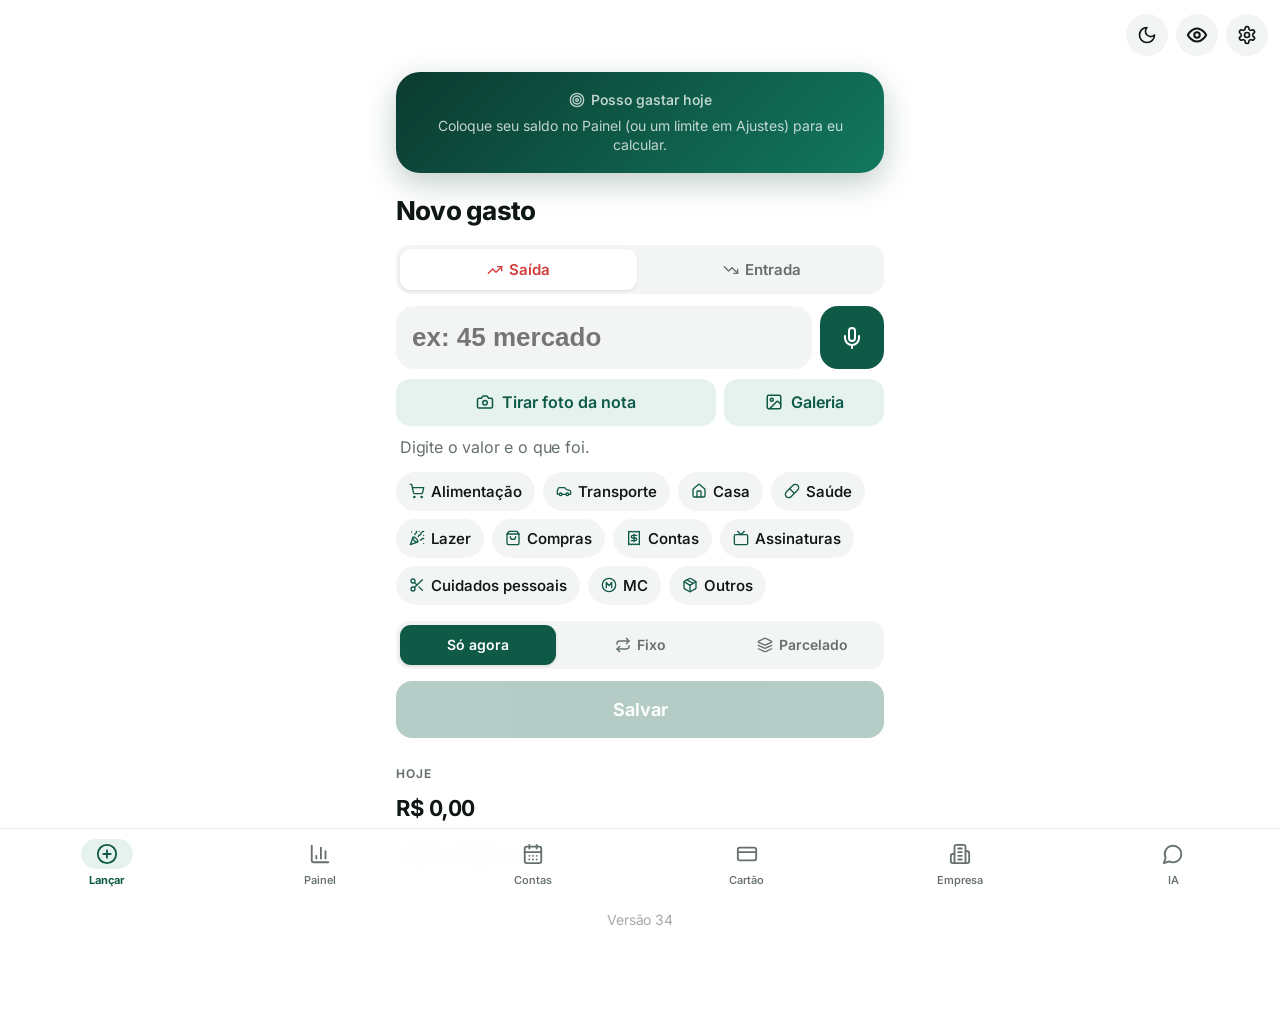
<file: index.html>
<!doctype html>
<html lang="pt-BR" data-theme="light">
<head>
  <meta charset="utf-8">
  <meta name="viewport" content="width=device-width, initial-scale=1, viewport-fit=cover">
  <title>Meus Gastos</title>
  <meta name="theme-color" content="#ffffff">
  <script>
    // Tema: claro por padrão. Só fica escuro se você escolher.
    try { if (localStorage.getItem('meus-gastos-tema') === 'dark') document.documentElement.dataset.theme = 'dark'; } catch (e) {}
  </script>
  <link rel="manifest" href="manifest.webmanifest">
  <link rel="icon" href="icons/cifrao-192.png">
  <link rel="apple-touch-icon" href="icons/cifrao-192.png">
  <link rel="stylesheet" href="style.css">
  <link rel="stylesheet" href="tema.css">
</head>
<body>
  <div class="botoes-topo">
    <button id="btn-tema" class="btn-tema" type="button" aria-label="Trocar tema claro/escuro">🌙</button>
    <button id="btn-olho" class="btn-tema" type="button" aria-label="Esconder valores">👁️</button>
    <button id="btn-ajustes" class="btn-tema" type="button" aria-label="Ajustes">⚙️</button>
  </div>

  <main>
    <!-- ABA LANÇAR -->
    <section id="tab-lancar" class="tab active">
      <button id="card-hoje" type="button" class="card hoje-card" aria-expanded="false"></button>
      <h1 id="titulo-lancar">Novo gasto</h1>
      <div class="segmento modo-lancar" id="modo-lancar" role="radiogroup" aria-label="Saída ou entrada">
        <button type="button" data-modo="saida" class="sel"><i data-i="sobe"></i> Saída</button>
        <button type="button" data-modo="entrada"><i data-i="desce"></i> Entrada</button>
      </div>
      <form id="form-gasto" autocomplete="off">
        <div class="linha-entrada">
          <input id="entrada" type="text" inputmode="text" placeholder="ex: 45 mercado" aria-label="Digite valor e descrição">
          <button id="btn-voz" type="button" class="btn-voz" aria-label="Falar o gasto" hidden>🎤</button>
        </div>
        <div class="linha-nota">
          <button id="btn-nota-camera" type="button" class="btn-nota">📷 Tirar foto da nota</button>
          <button id="btn-nota" type="button" class="btn-nota galeria">🖼️ Galeria</button>
        </div>
        <input id="arquivo-nota-camera" type="file" accept="image/*" capture="environment" hidden>
        <input id="arquivo-nota" type="file" accept="image/*" hidden>
        <div id="preview" class="preview">Digite o valor e o que foi.</div>
        <label class="check" id="linha-previsto" hidden><input id="entrada-prevista" type="checkbox"> Ainda vai entrar (não caiu)</label>
        <div id="chips" class="chips"></div>
        <div class="segmento tres" id="tipo-gasto" role="radiogroup" aria-label="Esse gasto se repete?">
          <button type="button" data-tg="agora" class="sel">Só agora</button>
          <button type="button" data-tg="fixo"><i data-i="repetir"></i> Fixo</button>
          <button type="button" data-tg="parcelado"><i data-i="parcelas"></i> Parcelado</button>
        </div>
        <div id="grupo-tg-fixo" class="linha-tg" hidden>
          <label for="tg-dia">Vence todo dia</label>
          <input id="tg-dia" type="number" inputmode="numeric" min="1" max="31" placeholder="ex: 10">
        </div>
        <div id="grupo-tg-parc" class="linha-tg" hidden>
          <label for="tg-parcela">Esta é a parcela</label>
          <input id="tg-parcela" type="number" inputmode="numeric" min="1" value="1">
          <label for="tg-total">de</label>
          <input id="tg-total" type="number" inputmode="numeric" min="2" placeholder="12">
          <label for="tg-dia-p">· dia</label>
          <input id="tg-dia-p" type="number" inputmode="numeric" min="1" max="31" placeholder="10">
        </div>
        <button id="btn-salvar" type="submit" class="btn-primary" disabled>Salvar</button>
      </form>

      <div id="nota-painel" class="card nota-painel" hidden>
        <p class="rotulo"><i data-i="recibo"></i> Nota lida</p>
        <p id="nota-status" class="sub"></p>
        <div id="nota-campos" hidden>
          <label for="nota-loja">Onde foi</label>
          <input id="nota-loja" type="text">
          <div class="duas-colunas">
            <div><label for="nota-total">Total pago</label><input id="nota-total" type="text" inputmode="decimal"></div>
            <div><label for="nota-data">Data</label><input id="nota-data" type="date"></div>
          </div>
          <p class="rotulo">Categoria</p>
          <div id="nota-cats" class="chips"></div>
          <details id="nota-detalhes"><summary id="nota-resumo-itens">O que tinha na nota</summary><ul id="nota-itens" class="lista compacta"></ul></details>
          <div class="linha-botoes">
            <button type="button" id="nota-cancelar" class="btn-sec">Cancelar</button>
            <button type="button" id="nota-salvar" class="btn-primary">Salvar gasto</button>
          </div>
        </div>
      </div>
      <div class="hoje">
        <h2>Hoje</h2>
        <p id="hoje-total" class="hoje-total">R$ 0,00</p>
        <ul id="hoje-lista" class="lista"></ul>
      </div>
    </section>

    <!-- ABA PAINEL -->
    <section id="tab-painel" class="tab">
      <div class="mes-nav">
        <button id="mes-ant" type="button" aria-label="Mês anterior">‹</button>
        <h1 id="mes-nome">Mês</h1>
        <button id="mes-prox" type="button" aria-label="Próximo mês">›</button>
      </div>

      <div id="card-saldo" class="card saldo"></div>

      <div class="card destaque">
        <p id="destaque-rotulo" class="rotulo">Ainda posso gastar</p>
        <p id="destaque-valor" class="valor-grande">R$ 0,00</p>
        <div class="barra"><div id="destaque-barra" class="barra-cheia"></div></div>
        <p id="destaque-sub" class="sub"></p>
      </div>

      <button id="painel-compromissos" type="button" class="card compromissos" hidden></button>

      <h2>Por categoria</h2>
      <ul id="lista-cat" class="lista-cat"></ul>

      <h2>Últimos gastos</h2>
      <ul id="lista-ultimos" class="lista"></ul>

      <h2>Entradas</h2>
      <ul id="lista-entradas" class="lista"></ul>
    </section>

    <!-- ABA ASSISTENTE -->
    <section id="tab-assistente" class="tab">
      <h1>Sua assistente</h1>
      <div class="card resumo-ia">
        <p id="ia-resumo" class="ia-resumo"></p>
      </div>

      <h2>Seus gargalos este mês</h2>
      <ul id="ia-gargalos" class="gargalos"></ul>

      <h2>Pergunte à assistente</h2>
      <p class="sub sub-topo">Abre o Claude já com os seus números do mês.</p>
      <div class="perguntas">
        <a class="pergunta" data-pergunta="analise" target="_blank" rel="noopener"><i data-i="lista"></i> Analise meu mês</a>
        <a class="pergunta" data-pergunta="cortar" target="_blank" rel="noopener"><i data-i="tesoura"></i> Onde posso cortar?</a>
        <a class="pergunta" data-pergunta="orcamento" target="_blank" rel="noopener"><i data-i="alvo"></i> Monte meu orçamento</a>
        <a class="pergunta" data-pergunta="habito" target="_blank" rel="noopener"><i data-i="cerebro"></i> Por que gasto assim?</a>
      </div>
      <form id="form-pergunta" class="card" autocomplete="off">
        <label for="pergunta-livre">Ou escreva sua pergunta</label>
        <input id="pergunta-livre" type="text" placeholder="ex: vale a pena parcelar um celular?">
        <button type="submit" class="btn-primary">Perguntar</button>
      </form>

      <h2>Dica do dia</h2>
      <div class="card"><p id="ia-dica" class="dica"></p></div>
    </section>

    <!-- ABA AJUSTES -->
    <section id="tab-ajustes" class="tab">
      <h1>Ajustes</h1>

      <div class="card">
        <label for="orcamento">Quanto posso gastar por mês?</label>
        <input id="orcamento" type="text" inputmode="decimal" placeholder="ex: 3000">
        <button id="btn-orcamento" type="button" class="btn-primary">Salvar limite</button>
      </div>

      <div class="card">
        <label for="saldo-valor">Quanto você tinha no início?</label>
        <div class="duas-colunas">
          <div><input id="saldo-valor" type="text" inputmode="decimal" placeholder="ex: 2770" aria-label="Saldo inicial"></div>
          <div><input id="saldo-data" type="date" aria-label="Data do saldo inicial"></div>
        </div>
        <button id="btn-saldo" type="button" class="btn-primary">Salvar saldo inicial</button>
        <p class="sub">Some o que tinha em todas as contas nessa data. Depois o app soma o que entra e tira o que sai.</p>
      </div>

      <div class="card">
        <p class="rotulo">Aparência</p>
        <div class="linha-botoes">
          <button type="button" class="btn-sec" data-tema="light"><i data-i="sol"></i> Claro</button>
          <button type="button" class="btn-sec" data-tema="dark"><i data-i="lua"></i> Escuro</button>
        </div>
      </div>

      <div class="card" id="card-nuvem">
        <p class="rotulo"><i data-i="nuvem"></i> Nuvem (Supabase)</p>
        <p id="nuvem-status" class="sub sub-topo">Desligada. Seus dados ficam só neste celular.</p>
        <div id="nuvem-form">
          <label for="nuvem-url">Project URL</label>
          <input id="nuvem-url" type="url" inputmode="url" placeholder="https://xxxx.supabase.co" autocomplete="off">
          <label for="nuvem-chave">anon public key</label>
          <input id="nuvem-chave" type="text" placeholder="eyJ..." autocomplete="off">
          <label for="nuvem-email">E-mail</label>
          <input id="nuvem-email" type="email" autocomplete="username">
          <label for="nuvem-senha">Senha</label>
          <input id="nuvem-senha" type="password" autocomplete="current-password">
          <button id="nuvem-entrar" type="button" class="btn-primary">Entrar e sincronizar</button>
          <details class="nuvem-ajuda"><summary>Primeira vez? Prepare o banco (1 vez só)</summary>
            <p class="sub">No Supabase: <b>SQL Editor → New query</b>, cole o texto abaixo e toque em <b>Run</b>.</p>
            <textarea id="nuvem-sql" rows="6" readonly></textarea>
            <button id="nuvem-copiar" type="button" class="btn-sec largo">Copiar texto</button>
          </details>
        </div>
        <div id="nuvem-ligada" hidden>
          <button id="nuvem-agora" type="button" class="btn-sec largo"><i data-i="atualizar"></i> Sincronizar agora</button>
          <button id="nuvem-sair" type="button" class="btn-link">Desconectar este celular</button>
        </div>
        <div id="nuvem-escolha" class="nuvem-escolha" hidden>
          <p><b>Já existem dados na nuvem e neste celular.</b> Qual você quer usar?</p>
          <button id="nuvem-usar-nuvem" type="button" class="btn-primary">Usar os da nuvem</button>
          <button id="nuvem-usar-local" type="button" class="btn-sec largo">Manter os deste celular</button>
        </div>
      </div>

      <div class="card">
        <p class="rotulo"><i data-i="ia"></i> Lançamentos do chat</p>
        <p id="sync-status" class="sub">Ainda não buscou.</p>
        <button id="btn-sync" type="button" class="btn-primary"><i data-i="atualizar"></i> Buscar do chat agora</button>
      </div>

      <div class="card">
        <label for="lote">Colar vários gastos (um por linha)</label>
        <textarea id="lote" rows="5" placeholder="45 mercado&#10;23,50 uber&#10;ontem 120 farmácia"></textarea>
        <button id="btn-lote" type="button" class="btn-primary">Adicionar todos</button>
        <p id="lote-msg" class="sub"></p>
      </div>

      <div class="card">
        <p class="rotulo">Cópia de segurança</p>
        <div class="linha-botoes">
          <button id="btn-exportar" type="button" class="btn-sec">Baixar backup</button>
          <label class="btn-sec" for="arquivo-import">Restaurar backup</label>
          <input id="arquivo-import" type="file" accept="application/json" hidden>
        </div>
      </div>
    </section>
    <!-- ABA CONTAS -->
    <section id="tab-contas" class="tab">
      <h1>Contas</h1>

      <div class="card resumo-contas">
        <p class="rotulo-suave">Ainda vai sair este mês</p>
        <p id="ct-apagar" class="valor-medio">R$ 0,00</p>
        <p id="ct-atraso" class="alerta-atraso" hidden></p>
        <p id="ct-apagar-sub" class="sub"></p>
        <div id="ct-proximos" class="proximos"></div>
      </div>

      <div class="segmento" role="tablist">
        <button type="button" data-seg2="contas" class="sel"><i data-i="calendario"></i> Contas e parcelas</button>
        <button type="button" data-seg2="neg"><i data-i="alerta"></i> Negativações</button>
      </div>

      <div id="seg-neg" hidden>
        <div class="card neg-resumo">
          <span class="rotulo-suave">Total negativado</span>
          <strong id="neg-total" class="valor-medio num">R$ 0,00</strong>
          <p id="neg-sub" class="sub">Fica separado: não entra no saldo, nas despesas nem no "posso gastar hoje".</p>
        </div>
        <ul id="neg-lista" class="lista-contas"></ul>
        <button id="btn-nova-neg" type="button" class="btn-sec largo">+ Adicionar negativação</button>
        <form id="form-neg" class="card" autocomplete="off" hidden>
          <label for="neg-credor">Com quem é a dívida?</label>
          <input id="neg-credor" type="text" placeholder="ex: banco, loja, operadora">
          <label for="neg-valor">Valor no Serasa</label>
          <input id="neg-valor" type="text" inputmode="decimal" placeholder="ex: 1500">
          <label for="neg-obs">Observação (opcional)</label>
          <input id="neg-obs" type="text" placeholder="ex: desde 2024, tem acordo no Serasa">
          <div class="linha-botoes">
            <button type="button" id="neg-cancelar" class="btn-sec">Cancelar</button>
            <button type="submit" class="btn-primary">Salvar</button>
          </div>
        </form>
      </div>

      <div id="seg-contas">
        <form id="form-agora" class="card agora" autocomplete="off">
          <label for="agora-texto"><i data-i="raio"></i> Paguei agora</label>
          <div class="linha-entrada">
            <input id="agora-texto" type="text" placeholder="ex: 70 maconha">
            <button type="submit" id="agora-salvar" class="btn-pagar" disabled>Salvar</button>
          </div>
          <p id="agora-preview" class="sub">Já pagou? Digite o valor e o que foi. Entra direto como pago.</p>
        </form>
        <ul id="lista-contas" class="lista-contas"></ul>
        <button id="btn-nova-conta" type="button" class="btn-sec largo">+ Nova conta</button>

        <form id="form-conta" class="card" autocomplete="off" hidden>
          <label for="conta-nome">Nome da conta</label>
          <input id="conta-nome" type="text" placeholder="ex: financiamento da moto">

          <p class="rotulo">Tipo</p>
          <div class="chips" id="conta-tipos">
            <button type="button" class="chip sel" data-tipo="fixa"><i data-i="repetir"></i> Fixa todo mês</button>
            <button type="button" class="chip" data-tipo="parcelada"><i data-i="parcelas"></i> Parcelada</button>
            <button type="button" class="chip" data-tipo="unica"><i data-i="um"></i> Só uma vez</button>
          </div>

          <label for="conta-valor" id="conta-valor-rotulo">Valor por mês</label>
          <input id="conta-valor" type="text" inputmode="decimal" placeholder="ex: 1011">

          <div id="grupo-parcelas" class="duas-colunas" hidden>
            <div><label for="conta-total">Total de parcelas</label><input id="conta-total" type="number" inputmode="numeric" min="1" placeholder="ex: 48"></div>
            <div><label for="conta-pagas">Já paguei</label><input id="conta-pagas" type="number" inputmode="numeric" min="0" placeholder="ex: 12"></div>
          </div>

          <div id="grupo-dia">
            <label for="conta-dia">Dia do vencimento</label>
            <input id="conta-dia" type="number" inputmode="numeric" min="1" max="31" placeholder="ex: 10">
            <label class="check"><input id="conta-paga-mes" type="checkbox"> A deste mês já está paga</label>
          </div>

          <div id="grupo-data" hidden>
            <label for="conta-data">Vence em</label>
            <input id="conta-data" type="date">
          </div>

          <p id="conta-preview" class="preview"></p>
          <div class="linha-botoes">
            <button type="button" id="conta-cancelar" class="btn-sec">Cancelar</button>
            <button type="submit" class="btn-primary">Salvar conta</button>
          </div>
        </form>
      </div>

    </section>
    <!-- ABA CARTÃO -->
    <section id="tab-cartao" class="tab">
      <h1>Cartão de crédito</h1>
      <div class="card resumo-contas">
        <p class="rotulo-suave">Dívida total nos cartões</p>
        <p id="cc-divida" class="valor-medio">R$ 0,00</p>
        <p id="cc-divida-sub" class="sub"></p>
      </div>
      <div id="seg-cartoes">
        <div id="lista-cartoes"></div>

        <form id="form-compra" class="card" autocomplete="off" hidden>
          <label for="compra-texto">Nova compra no cartão</label>
          <div class="segmento tres" id="tipo-compra" role="radiogroup" aria-label="Tipo de compra">
            <button type="button" data-tc="nova" class="sel"><i data-i="carrinho"></i> Nova</button>
            <button type="button" data-tc="andamento"><i data-i="parcelas"></i> Já parcelada</button>
            <button type="button" data-tc="fixa"><i data-i="repetir"></i> Fixa</button>
          </div>
          <input id="compra-texto" type="text" placeholder="ex: 300 celular 10x">
          <div id="grupo-andamento" class="linha-tg" hidden>
            <label for="compra-k">Estou na parcela</label>
            <input id="compra-k" type="number" inputmode="numeric" min="1" placeholder="5">
            <label for="compra-n">de</label>
            <input id="compra-n" type="number" inputmode="numeric" min="2" placeholder="10">
          </div>
          <select id="compra-cartao" aria-label="Cartão" hidden></select>
          <p id="compra-preview" class="preview">Valor, o que foi e parcelas. Ex: 10x de 30 tênis</p>
          <button type="submit" id="compra-salvar" class="btn-primary" disabled>Salvar compra</button>
        </form>

        <button id="btn-novo-cartao" type="button" class="btn-sec largo">+ Novo cartão</button>
        <form id="form-cartao" class="card" autocomplete="off" hidden>
          <label for="cartao-nome">Nome do cartão</label>
          <input id="cartao-nome" type="text" placeholder="ex: Nubank">
          <label for="cartao-limite">Limite</label>
          <input id="cartao-limite" type="text" inputmode="decimal" placeholder="ex: 2000">
          <div class="duas-colunas">
            <div><label for="cartao-fecha">Dia que fecha</label><input id="cartao-fecha" type="number" inputmode="numeric" min="1" max="31" placeholder="ex: 3"></div>
            <div><label for="cartao-vence">Dia que vence</label><input id="cartao-vence" type="number" inputmode="numeric" min="1" max="31" placeholder="ex: 10"></div>
          </div>
          <div class="linha-botoes">
            <button type="button" id="cartao-cancelar" class="btn-sec">Cancelar</button>
            <button type="submit" class="btn-primary">Salvar cartão</button>
          </div>
        </form>
      </div>
    </section>

    <!-- ABA EMPRESA -->
    <section id="tab-empresa" class="tab">
      <div id="emp-cabecalho" class="emp-cabecalho"></div>
      <form id="form-emp-dados" class="card" autocomplete="off" hidden>
        <label for="emp-nome">Nome da empresa</label>
        <input id="emp-nome" type="text">
        <label for="emp-cnpj">CNPJ</label>
        <input id="emp-cnpj" type="text" inputmode="numeric" placeholder="00.000.000/0000-00">
        <div class="linha-botoes">
          <button type="button" id="emp-dados-cancelar" class="btn-sec">Cancelar</button>
          <button type="submit" class="btn-primary">Salvar</button>
        </div>
      </form>

      <div id="emp-saldo" class="card saldo"></div>

      <form id="form-emp" class="card" autocomplete="off">
        <div class="segmento tres" id="tipo-emp" role="radiogroup" aria-label="Tipo de movimento">
          <button type="button" data-te="entrada" class="sel"><i data-i="entrada"></i> Entrou</button>
          <button type="button" data-te="despesa"><i data-i="recibo"></i> Despesa</button>
          <button type="button" data-te="retirada"><i data-i="liberar"></i> Liberar p/ mim</button>
        </div>
        <input id="emp-texto" type="text" placeholder="ex: 540 Ademicon">
        <label class="check" id="emp-previsto-linha"><input id="emp-previsto" type="checkbox"> Ainda vai entrar (não caiu)</label>
        <p id="emp-preview" class="preview">Valor e o que foi.</p>
        <button type="submit" id="emp-salvar" class="btn-primary" disabled>Salvar</button>
      </form>

      <h2>Movimentos do mês</h2>
      <ul id="emp-lista" class="lista"></ul>
    </section>
    <p id="versao" class="sub versao"></p>
  </main>

  <div id="toast" class="toast" hidden>
    <span id="toast-text"></span>
    <button id="toast-undo" type="button">Desfazer</button>
  </div>

  <nav class="abas">
    <button data-tab="lancar" class="ativa"><span></span>Lançar</button>
    <button data-tab="painel"><span></span>Painel</button>
    <button data-tab="contas"><span></span>Contas</button>
    <button data-tab="cartao"><span></span>Cartão</button>
    <button data-tab="empresa"><span></span>Empresa</button>
    <button data-tab="assistente"><span></span>IA</button>
    <button data-tab="ajustes" hidden><span></span>Ajustes</button>
  </nav>

  <script src="icones.js"></script>
  <script src="app.js"></script>
  <script src="contas.js"></script>
  <script src="saldo.js"></script>
  <script src="assistente.js"></script>
  <script src="voz.js"></script>
  <script src="sync.js"></script>
  <script src="tipo-gasto.js"></script>
  <script src="empresa.js"></script>
  <script src="dividas.js"></script>
  <script src="hoje.js"></script>
  <script src="pago-agora.js"></script>
  <script src="nota.js"></script>
  <script src="nuvem.js"></script>
  <script src="visual.js"></script>
</body>
</html>
</file>
<file: style.css>
:root {
  --bg: #ffffff;
  --card: #ffffff;
  --soft: #f4f6f5;
  --text: #1c1c1c;
  --muted: #6b6b6b;
  --line: #e6e6e3;
  --accent: #0f766e;
  --ok: #16a34a;
  --warn: #d97706;
  --bad: #dc2626;
  --bar-bg: #ececea;
  color-scheme: light;
}
[data-theme="dark"] {
  color-scheme: dark;
    --bg: #121212;
    --card: #1d1d1d;
    --text: #f2f2f2;
    --muted: #a0a0a0;
    --line: #2c2c2c;
    --accent: #2dd4bf;
  --bar-bg: #2a2a2a;
  --soft: #1a1a1a;
}

* { box-sizing: border-box; }
html, body { margin: 0; }
body {
  background: var(--bg);
  color: var(--text);
  font-family: system-ui, -apple-system, "Segoe UI", Roboto, sans-serif;
  font-size: 17px;
  line-height: 1.4;
  padding-bottom: calc(76px + env(safe-area-inset-bottom));
}
main { max-width: 520px; margin: 0 auto; padding: 20px 16px; }
h1 { font-size: 24px; margin: 4px 0 16px; }
h2 { font-size: 15px; color: var(--muted); font-weight: 600; margin: 28px 0 10px; text-transform: uppercase; letter-spacing: .04em; }

.tab { display: none; }
.tab.active { display: block; }

/* Entrada */
.linha-entrada { display: flex; gap: 8px; }
.btn-voz {
  flex: 0 0 64px; border-radius: 14px; border: 2px solid var(--accent);
  background: var(--card); font-size: 26px;
}
.btn-voz.ouvindo { background: var(--bad); border-color: var(--bad); animation: pulsar 1s infinite; }
@keyframes pulsar { 50% { opacity: .6; } }
@media (prefers-reduced-motion: reduce) { .btn-voz.ouvindo { animation: none; } }
#entrada {
  flex: 1; min-width: 0;
  width: 100%;
  font-size: 26px;
  padding: 16px;
  border: 2px solid var(--line);
  border-radius: 14px;
  background: var(--card);
  color: var(--text);
  outline: none;
}
#entrada:focus { border-color: var(--accent); }
.preview { margin: 10px 4px 14px; color: var(--muted); font-size: 16px; min-height: 22px; }
.preview strong { color: var(--text); }

.chips { display: flex; flex-wrap: wrap; gap: 8px; margin-bottom: 16px; }
.chip {
  border: 1.5px solid var(--line);
  background: var(--card);
  color: var(--text);
  border-radius: 999px;
  padding: 8px 12px;
  font-size: 15px;
}
.chip.sel { border-color: var(--accent); background: var(--accent); color: #fff; }

button { font: inherit; cursor: pointer; }
.btn-primary {
  width: 100%;
  background: var(--accent);
  color: #fff;
  border: 0;
  border-radius: 14px;
  padding: 16px;
  font-size: 18px;
  font-weight: 600;
}
.btn-primary:disabled { opacity: .35; }
.btn-sec {
  display: inline-block;
  text-align: center;
  flex: 1;
  background: transparent;
  color: var(--accent);
  border: 1.5px solid var(--accent);
  border-radius: 12px;
  padding: 12px;
  font-size: 15px;
  font-weight: 600;
}
.linha-botoes { display: flex; gap: 10px; }

.toast {
  position: fixed; z-index: 20;
  left: max(16px, env(safe-area-inset-left)); right: max(16px, env(safe-area-inset-right));
  bottom: calc(78px + env(safe-area-inset-bottom));
  max-width: 488px; margin: 0 auto; gap: 12px;
  box-shadow: 0 6px 20px rgba(0,0,0,.18);
  display: flex; justify-content: space-between; align-items: center;
  background: var(--text); color: var(--bg);
  border-radius: 12px; padding: 12px 14px;
}
.toast button { background: none; border: 0; color: #5eead4; font-weight: 700; }
.toast[hidden] { display: none; }

.hoje-total { font-size: 22px; font-weight: 700; margin: 0 0 8px; }

/* Listas */
.lista { list-style: none; margin: 0; padding: 0; }
.lista li {
  display: flex; align-items: center; gap: 12px;
  padding: 12px 0; border-bottom: 1px solid var(--line);
}
.lista .emoji { font-size: 22px; width: 28px; text-align: center; }
.lista .desc { flex: 1; min-width: 0; }
.lista .desc small { display: block; color: var(--muted); font-size: 13px; }
.lista .val { font-weight: 600; white-space: nowrap; }
.lista .del { background: none; border: 0; color: var(--muted); font-size: 18px; padding: 4px 6px; }
.vazio { color: var(--muted); padding: 12px 0; }

/* Painel */
.mes-nav { display: flex; align-items: center; justify-content: space-between; }
.mes-nav h1 { margin: 4px 0 16px; }
.mes-nav button { background: none; border: 0; font-size: 30px; color: var(--text); padding: 0 12px 10px; }

.card { background: var(--card); border-radius: 16px; padding: 18px; margin-bottom: 14px; border: 1px solid var(--line); }
.card label, .rotulo { display: block; font-weight: 600; margin: 0 0 10px; }
.card input, .card textarea {
  width: 100%; font-size: 18px; padding: 12px;
  border: 1.5px solid var(--line); border-radius: 12px;
  background: var(--soft); color: var(--text); margin-bottom: 12px; font-family: inherit;
}
.destaque { text-align: center; padding: 26px 18px; }
.destaque .rotulo { color: var(--muted); font-weight: 500; }
.valor-grande { font-size: 42px; font-weight: 800; margin: 0 0 14px; }
.sub { color: var(--muted); font-size: 14px; margin: 10px 0 0; }

.barra { height: 12px; background: var(--bar-bg); border-radius: 999px; overflow: hidden; }
.barra-cheia { height: 100%; width: 0; background: var(--ok); border-radius: 999px; transition: width .3s; }
.ok { color: var(--ok); } .warn { color: var(--warn); } .bad { color: var(--bad); }

.lista-cat { list-style: none; margin: 0; padding: 0; }
.lista-cat li { margin-bottom: 14px; }
.lista-cat .topo { display: flex; justify-content: space-between; margin-bottom: 6px; }
.lista-cat .barra { height: 8px; }
.lista-cat .barra-cheia { background: var(--accent); }

/* Abas */
.abas {
  position: fixed; left: 0; right: 0; bottom: 0;
  display: flex; background: var(--card); border-top: 1px solid var(--line);
  padding-bottom: env(safe-area-inset-bottom);
}
.abas button {
  flex: 1; background: none; border: 0; color: var(--muted);
  padding: 10px 0 12px; font-size: 13px; display: flex; flex-direction: column; align-items: center; gap: 2px;
}
.abas button span { font-size: 22px; filter: grayscale(1); opacity: .6; }
.abas button.ativa { color: var(--accent); font-weight: 700; }
.abas button.ativa span { filter: none; opacity: 1; }

/* Botão de tema */
.btn-tema {
  position: absolute; top: calc(14px + env(safe-area-inset-top)); right: max(12px, env(safe-area-inset-right)); z-index: 5;
  width: 40px; height: 40px; border-radius: 50%;
  border: 1px solid var(--line); background: var(--card); font-size: 18px;
}
main h1 { padding-right: 48px; }
.btn-sec.sel { background: var(--accent); color: #fff; }

/* Assistente */
.resumo-ia { background: var(--soft); border: 0; }
.ia-resumo { margin: 0; font-size: 18px; line-height: 1.5; }
.ia-resumo strong { color: var(--accent); }
.gargalos { list-style: none; margin: 0; padding: 0; display: grid; gap: 10px; }
.gargalos li { border: 1px solid var(--line); border-left-width: 5px; border-radius: 12px; padding: 12px 14px; background: var(--card); }
.gargalos li.bad { border-left-color: var(--bad); }
.gargalos li.warn { border-left-color: var(--warn); }
.gargalos li.ok { border-left-color: var(--ok); }
.gargalos li.info { border-left-color: var(--accent); }
.gargalos b { display: block; margin-bottom: 4px; color: var(--text); }
.gargalos p { margin: 0; color: var(--muted); font-size: 15px; }
.gargalos .acao { margin-top: 6px; color: var(--text); font-size: 15px; }
.sub-topo { margin: -4px 0 10px; }
.perguntas { display: grid; grid-template-columns: 1fr 1fr; gap: 8px; margin-bottom: 14px; }
.pergunta {
  display: block; text-decoration: none; color: var(--text);
  border: 1.5px solid var(--line); border-radius: 12px; padding: 12px; font-size: 15px; background: var(--card);
}
.pergunta:active { border-color: var(--accent); }
.dica { margin: 0; line-height: 1.5; }
.abas button { font-size: 12px; }

/* Contas e cartões */
.rotulo-suave { display: block; color: var(--muted); font-size: 14px; margin: 0 0 4px; }
.valor-medio { display: block; font-size: 30px; font-weight: 800; margin: 0; font-variant-numeric: tabular-nums; }
.num { font-variant-numeric: tabular-nums; }
.resumo-contas { background: var(--soft); border: 0; }
.proximos { display: grid; grid-template-columns: repeat(3, 1fr); gap: 8px; margin-top: 14px; }
.proximos div { background: var(--card); border-radius: 10px; padding: 8px 10px; }
.proximos small { display: block; color: var(--muted); font-size: 12px; }
.proximos strong { font-size: 15px; }
.compromissos { width: 100%; text-align: left; display: grid; gap: 4px; color: var(--text); font: inherit; cursor: pointer; }
.compromissos .sub { margin: 0; }
.compromissos .sub:last-child { color: var(--accent); font-weight: 600; }

.segmento { display: grid; grid-template-columns: 1fr 1fr; gap: 6px; background: var(--soft); padding: 4px; border-radius: 12px; margin: 18px 0 14px; }
.segmento button { border: 0; background: none; color: var(--muted); padding: 10px 6px; border-radius: 9px; font-size: 15px; font-weight: 600; }
.segmento button.sel { background: var(--card); color: var(--text); box-shadow: 0 1px 3px rgba(0,0,0,.12); }

.lista-contas { list-style: none; margin: 0 0 12px; padding: 0; display: grid; gap: 10px; }
.conta { border: 1px solid var(--line); border-left-width: 5px; border-radius: 12px; padding: 12px 14px; display: grid; gap: 8px; }
.conta.st-atrasada { border-left-color: var(--bad); }
.conta.st-pagar { border-left-color: var(--warn); }
.conta.st-emdia { border-left-color: var(--ok); }
.conta.st-quitada { border-left-color: var(--line); opacity: .7; }
.conta-topo { display: flex; justify-content: space-between; align-items: center; gap: 10px; font-weight: 600; }
.conta-topo span { min-width: 0; overflow-wrap: anywhere; }
.conta-tags { display: flex; flex-wrap: wrap; gap: 6px; }
.tag { font-size: 13px; padding: 3px 8px; border-radius: 999px; background: var(--soft); color: var(--muted); }
.tag-atrasada { color: var(--bad); font-weight: 600; }
.tag-pagar { color: var(--warn); font-weight: 600; }
.tag-emdia { color: var(--ok); }
.conta .sub { margin: 0; }
.barra.fina { height: 6px; }
.barra.fina .barra-cheia { background: var(--accent); }
.conta-acoes { display: flex; justify-content: space-between; align-items: center; gap: 10px; }
.btn-pagar { background: var(--accent); color: #fff; border: 0; border-radius: 10px; padding: 10px 14px; font-weight: 700; font-size: 15px; }
.btn-link { background: none; border: 0; color: var(--muted); font-size: 14px; padding: 6px; margin-left: auto; text-decoration: underline; }
.largo { width: 100%; display: block; margin-bottom: 12px; }
.btn-sec.largo { padding: 14px; }

.duas-colunas { display: grid; grid-template-columns: 1fr 1fr; gap: 10px; }
.duas-colunas > div { min-width: 0; }
.check { display: flex !important; align-items: center; gap: 8px; font-weight: 500 !important; margin-bottom: 12px !important; }
.check input { width: 20px !important; height: 20px; margin: 0 !important; }
.card select { width: 100%; font-size: 17px; padding: 12px; border: 1.5px solid var(--line); border-radius: 12px; background: var(--soft); color: var(--text); margin-bottom: 12px; }
#form-conta .linha-botoes .btn-primary, #form-cartao .linha-botoes .btn-primary { flex: 1.4; }

.cartao { display: grid; gap: 8px; }
.cartao .sub { margin: 0; }
.linha-valor { display: flex; justify-content: space-between; align-items: baseline; gap: 10px; }
.fatura { background: var(--soft); border-radius: 12px; padding: 12px; display: grid; gap: 8px; }
.fatura-topo { display: flex; justify-content: space-between; gap: 10px; font-weight: 600; }
.lista.compacta li { padding: 8px 0; }
.lista.compacta .emoji { font-size: 18px; }

/* Detalhe escondido e categorias que abrem */
.lista li.item { flex-wrap: wrap; cursor: pointer; }
.lista li.item.aberto { background: var(--soft); border-radius: 12px; padding-left: 8px; padding-right: 4px; }
.tem-nota { color: var(--muted); font-weight: 700; }
.detalhe { flex-basis: 100%; display: flex; flex-wrap: wrap; align-items: center; gap: 6px 12px; padding: 4px 0 2px 40px; cursor: default; }
.detalhe > span:first-child { flex-basis: 100%; font-weight: 600; }
.detalhe .btn-link { margin-left: 0; padding: 4px 0; }
.nota-input { flex: 1; min-width: 0; font-size: 16px; padding: 10px; border: 1.5px solid var(--line); border-radius: 10px; background: var(--card); color: var(--text); }
.cat-botao { all: unset; display: block; width: 100%; cursor: pointer; box-sizing: border-box; }
.cat-botao:focus-visible { outline: 2px solid var(--accent); outline-offset: 4px; border-radius: 6px; }
.seta { color: var(--muted); font-size: 14px; }
.lista.dentro { margin: 8px 0 4px; padding-left: 8px; border-left: 2px solid var(--line); }

[hidden] { display: none !important; }

/* Saldo */
.saldo { display: grid; gap: 6px; text-align: center; }
.saldo .valor-grande { margin: 0 0 6px; }
.saldo .linha-entrada { margin-top: 4px; }
.saldo .linha-entrada input { flex: 1; min-width: 0; font-size: 18px; padding: 12px; border: 1.5px solid var(--line); border-radius: 12px; background: var(--soft); color: var(--text); }
.saldo-linhas { display: grid; grid-template-columns: 1fr auto; gap: 4px 12px; text-align: left; font-size: 15px; color: var(--muted); max-width: 320px; margin: 0 auto; width: 100%; }
.saldo-linhas b { color: var(--text); text-align: right; }
.saldo-linhas b.ok { color: var(--ok); }
.saldo-depois { margin: 8px 0 0; padding-top: 10px; border-top: 1px solid var(--line); font-size: 15px; color: var(--muted); }
.a-receber { text-align: left; background: var(--soft); border-radius: 12px; padding: 10px 12px; margin-top: 6px; }
.a-receber .lista li { gap: 8px; }
.a-receber .btn-pagar { padding: 7px 10px; font-size: 14px; }

/* Fixo / parcelado no lançar */
.segmento.tres { grid-template-columns: repeat(3, 1fr); margin: 0 0 12px; }
.segmento.tres button { font-size: 14px; padding: 10px 4px; }
.linha-tg { display: flex; flex-wrap: wrap; align-items: center; gap: 8px; margin: 0 0 14px; color: var(--muted); font-size: 15px; }
.linha-tg input { width: 64px; font-size: 18px; padding: 10px; border: 1.5px solid var(--line); border-radius: 10px; background: var(--soft); color: var(--text); text-align: center; }
.versao { text-align: center; margin-top: 30px; opacity: .6; }
.segmento.tres button.sel { background: var(--accent); color: #fff; }

/* Botões do topo, cartão e empresa */
.botoes-topo { position: absolute; top: calc(14px + env(safe-area-inset-top)); right: max(12px, env(safe-area-inset-right)); display: flex; gap: 8px; z-index: 5; }
.botoes-topo .btn-tema { position: static; }
main h1 { padding-right: 100px; }
.abas button { font-size: 11px; min-width: 0; }
.abas button span { font-size: 21px; }
.compras-ativas { background: var(--soft); border-radius: 12px; padding: 10px 12px; }
.compras-ativas summary { cursor: pointer; font-weight: 600; font-size: 15px; }
.emp-cabecalho h1 { margin-bottom: 4px; }
.btn-link.inline { display: inline; padding: 0; margin: 0; font-size: 14px; }
#emp-saldo .btn-primary { margin-top: 10px; }

/* Posso gastar hoje */
.hoje-card { width: 100%; display: grid; gap: 2px; text-align: center; font: inherit; color: var(--text); cursor: pointer; background: var(--soft); border: 0; margin-top: 52px; }
.hoje-card .valor-grande { margin: 2px 0; }
.hoje-card .sub { margin: 0; }
.ver-conta { color: var(--accent) !important; font-size: 13px !important; margin-top: 4px !important; }
.hoje-conta { display: grid; grid-template-columns: 1fr auto; gap: 4px 12px; text-align: left; font-size: 14px; color: var(--muted); margin-top: 10px; padding-top: 10px; border-top: 1px solid var(--line); }
.hoje-conta b { color: var(--text); text-align: right; }
#tab-lancar h1 { margin-top: 20px; }

/* Negativações */
.neg-resumo { background: var(--soft); border: 0; }
.conta.st-neg { border-left-color: var(--muted); }
.check.troca { font-size: 15px; margin: 0 !important; }
.btn-desmarcar { background: none; border: 1.5px solid var(--line); color: var(--text); border-radius: 10px; padding: 8px 12px; font-size: 14px; font-weight: 600; }
.conta-acoes { flex-wrap: wrap; }
.btn-paga { background: none; border: 1.5px solid var(--ok); color: var(--ok); border-radius: 10px; padding: 10px 14px; font-weight: 700; font-size: 15px; }
.agora { background: var(--soft); border: 0; }
.agora label { margin-bottom: 8px; }
.agora .linha-entrada input { flex: 1; min-width: 0; font-size: 18px; padding: 12px; border: 1.5px solid var(--line); border-radius: 12px; background: var(--card); color: var(--text); margin: 0; }
.agora .sub { margin: 8px 0 0; }

/* Foto da nota */
.btn-nota { width: 100%; margin: 10px 0 0; background: var(--soft); border: 1.5px dashed var(--line); color: var(--text); border-radius: 12px; padding: 12px; font-size: 16px; font-weight: 600; }
.nota-painel { margin-top: 14px; }
.nota-painel input { width: 100%; }
#nota-detalhes { background: var(--soft); border-radius: 12px; padding: 10px 12px; margin-bottom: 12px; }
#nota-detalhes summary { cursor: pointer; font-weight: 600; font-size: 15px; }
.itens-nota { flex-basis: 100%; font-size: 13px; color: var(--muted); line-height: 1.5; }
.linha-nota { display: grid; grid-template-columns: 2fr 1fr; gap: 8px; }
.linha-nota .btn-nota { margin-top: 10px; }
.oferta-neg { margin: 0; font-size: 15px; display: flex; align-items: center; gap: 8px; flex-wrap: wrap; }
.alerta-atraso { margin: 8px 0 0; padding: 8px 10px; border-radius: 10px; background: color-mix(in srgb, var(--bad) 12%, transparent); color: var(--bad); font-size: 14px; }
.conta.st-atrasada { background: color-mix(in srgb, var(--bad) 5%, var(--card)); }
.selo-serasa { display: inline-block; vertical-align: middle; font-size: 11px; font-weight: 700; letter-spacing: .03em; padding: 2px 6px; border-radius: 6px; background: #e6007e; color: #fff; margin-left: 4px; }
main h1 { padding-right: 150px; }
.mes-nav { margin-top: 52px; }
.mes-nav h1 { padding-right: 0; text-align: center; }
#btn-olho { color: var(--text); display: grid; place-items: center; }

/* Nuvem */
#card-nuvem input, #card-nuvem textarea { width: 100%; }
#nuvem-sql { font-family: ui-monospace, monospace; font-size: 12px; }
.nuvem-ajuda { background: var(--soft); border-radius: 12px; padding: 10px 12px; margin-top: 12px; }
.nuvem-ajuda summary { cursor: pointer; font-weight: 600; font-size: 15px; }
.nuvem-escolha { display: grid; gap: 8px; margin-top: 8px; }
.nuvem-escolha p { margin: 0; }
#nuvem-status.ok { color: var(--ok); } #nuvem-status.bad { color: var(--bad); }
</file>
<file: tema.css>
/* Tema moderno (estilo app de banco): fundo branco, cartões sem borda, verde-escuro, Inter.
   Só aparência: carrega depois do style.css e sobrescreve. */
@font-face {
  font-family: 'Inter';
  src: url('fonts/inter.woff2') format('woff2');
  font-weight: 100 900; font-style: normal; font-display: swap;
}
:root {
  --bg: #ffffff;
  --card: #ffffff;
  --soft: #f3f5f4;
  --text: #0f1713;
  --muted: #66706b;
  --line: #e8ebe9;
  --accent: #0e5a47;
  --accent-2: #12785e;
  --accent-soft: #e5f2ed;
  --ok: #138a5a;
  --warn: #c27c0e;
  --bad: #d23c3c;
  --bar-bg: #e9edeb;
  --hero-1: #0b3b30;
  --hero-2: #12785e;
  --sombra: 0 1px 2px rgba(16, 24, 20, .05), 0 6px 20px rgba(16, 24, 20, .06);
}
[data-theme="dark"] {
  --bg: #0d1110; --card: #161b19; --soft: #1d2421; --text: #eef3f0; --muted: #98a39e;
  --line: #262e2b; --accent: #3fcf9a; --accent-2: #2bb383; --accent-soft: #173229;
  --ok: #4fd69f; --warn: #f2bd4b; --bad: #ff7b7b; --bar-bg: #26302c;
  --hero-1: #0f2e26; --hero-2: #145c49; --sombra: 0 1px 2px rgba(0,0,0,.3);
}

body { font-family: 'Inter', system-ui, -apple-system, 'Segoe UI', Roboto, sans-serif; letter-spacing: -0.01em; -webkit-font-smoothing: antialiased; }
h1 { font-size: 26px; font-weight: 750; letter-spacing: -0.03em; }
h2 { font-size: 12px; letter-spacing: .08em; font-weight: 650; }
.num, .valor-grande, .valor-medio, .val, .hoje-total { font-variant-numeric: tabular-nums; letter-spacing: -0.02em; }
.ico { display: inline-block; vertical-align: -0.2em; flex-shrink: 0; }

/* Cartões: sem borda, sombra leve, cantos maiores */
.card { border: 0; border-radius: 20px; box-shadow: var(--sombra); }
.resumo-contas, .resumo-ia, .neg-resumo, .agora, .fatura, .a-receber, .compras-ativas, .nuvem-ajuda, #nota-detalhes { box-shadow: none; }

/* Botões do topo */
.btn-tema { border: 0; background: var(--soft); color: var(--text); width: 42px; height: 42px; display: grid; place-items: center; transition: transform .12s; }
.btn-tema:active { transform: scale(.92); }

/* Cartão herói: "Posso gastar hoje" e "Tenho agora" */
.hoje-card, .saldo {
  background: linear-gradient(135deg, var(--hero-1), var(--hero-2)) !important;
  color: #fff !important; border: 0; border-radius: 24px; box-shadow: 0 10px 30px rgba(11, 59, 48, .25);
}
.hoje-card .rotulo-suave, .saldo .rotulo-suave { color: rgba(255,255,255,.75); font-weight: 550; }
.hoje-card .sub, .saldo .sub, .saldo-linhas, .saldo-depois { color: rgba(255,255,255,.75) !important; }
.saldo-linhas b, .saldo-depois b { color: #fff !important; }
.hoje-card .valor-grande, .saldo .valor-grande { color: #fff; font-size: 44px; font-weight: 800; }
.hoje-card .ok, .saldo .ok { color: #8ff0c6 !important; }
.hoje-card .warn, .saldo .warn { color: #ffd479 !important; }
.hoje-card .bad, .saldo .bad { color: #ffb0b0 !important; }
.hoje-card .ver-conta { color: rgba(255,255,255,.85) !important; }
.hoje-conta { border-top-color: rgba(255,255,255,.18); color: rgba(255,255,255,.75); }
.hoje-conta b { color: #fff; }
.saldo-depois { border-top-color: rgba(255,255,255,.18); }
.a-receber { background: rgba(255,255,255,.1); }
.a-receber .rotulo-suave, .a-receber .desc, .a-receber .val { color: #fff; }
.a-receber .del { color: rgba(255,255,255,.7); }
.saldo .linha-entrada input { background: rgba(255,255,255,.12); border-color: rgba(255,255,255,.25); color: #fff; }
.saldo .linha-entrada input::placeholder { color: rgba(255,255,255,.6); }
.saldo .btn-pagar, .hoje-card .btn-pagar { background: #fff; color: var(--hero-1); }

/* Cartão "Gastei este mês" mais discreto */
.destaque { background: var(--soft); box-shadow: none; }
.destaque .valor-grande { font-size: 36px; }

/* Campo de lançar */
#entrada { border: 0; background: var(--soft); border-radius: 18px; font-weight: 600; }
#entrada:focus { box-shadow: 0 0 0 2px var(--accent); }
.btn-voz { border: 0; background: var(--accent); color: #fff; border-radius: 18px; display: grid; place-items: center; }
.btn-voz.ouvindo { background: var(--bad); }
.btn-nota { border: 0; background: var(--accent-soft); color: var(--accent); display: flex; align-items: center; justify-content: center; gap: 8px; border-radius: 14px; }

/* Chips de categoria */
.chip { border: 0; background: var(--soft); display: inline-flex; align-items: center; gap: 6px; padding: 9px 13px; font-weight: 550; }
.chip .ico { color: var(--accent); }
.chip.sel { background: var(--accent); color: #fff; }
.chip.sel .ico { color: #fff; }

/* Segmentos (Só agora / Fixo / Parcelado, abas internas) */
.segmento { background: var(--soft); border-radius: 14px; }
.segmento button { border-radius: 11px; }
.segmento.tres button.sel { background: var(--accent); color: #fff; }

/* Botões */
.btn-primary { background: var(--accent); border-radius: 16px; font-weight: 650; transition: transform .12s, opacity .12s; }
.btn-primary:active, .btn-pagar:active, .chip:active { transform: scale(.97); }
.btn-primary:disabled { opacity: .3; }
.btn-sec { border-color: var(--line); color: var(--accent); border-radius: 14px; }
.btn-pagar { background: var(--accent); border-radius: 12px; }

/* Listas de gastos: ícone num quadradinho */
.lista li { border-bottom-color: var(--line); }
.lista .emoji { width: 38px; height: 38px; border-radius: 12px; background: var(--accent-soft); color: var(--accent); display: grid; place-items: center; font-size: 18px; flex-shrink: 0; }
.lista .val { font-weight: 650; }
.lista .del { color: var(--muted); opacity: .6; }

/* Por categoria */
.cat-nome { display: inline-flex; align-items: center; gap: 8px; font-weight: 600; }
.cat-ico { width: 28px; height: 28px; border-radius: 9px; background: var(--accent-soft); color: var(--accent); display: grid; place-items: center; }
.barra { background: var(--bar-bg); }
.lista-cat .barra-cheia { background: var(--accent); }

/* Barra de baixo */
.abas { background: rgba(255,255,255,.92); backdrop-filter: blur(12px); -webkit-backdrop-filter: blur(12px); border-top: 1px solid var(--line); }
[data-theme="dark"] .abas { background: rgba(22,27,25,.92); }
.abas button { font-weight: 550; gap: 4px; }
.abas button span { filter: none; opacity: 1; width: 52px; height: 30px; border-radius: 999px; display: grid; place-items: center; color: var(--muted); transition: background .15s; }
.abas button.ativa { color: var(--accent); }
.abas button.ativa span { background: var(--accent-soft); color: var(--accent); }

/* Aviso que desliza de baixo */
.toast { border-radius: 16px; animation: subir .22s ease-out; }
@keyframes subir { from { transform: translateY(16px); opacity: 0; } to { transform: none; opacity: 1; } }
@media (prefers-reduced-motion: reduce) { .toast { animation: none; } }

/* Contas e cartões */
.conta { border: 0; border-left: 4px solid var(--line); border-radius: 16px; box-shadow: var(--sombra); background: var(--card); }
.tag { background: var(--soft); }

/* Legibilidade dentro do cartão verde */
.a-receber .desc small { color: rgba(255,255,255,.7); }
.a-receber .del { color: #fff !important; opacity: .75; }
.saldo-linhas span .ico, .hoje-conta span .ico { opacity: .85; }

/* Ícones nos textos e botões */
.rotulo .ico, .rotulo-suave .ico, label .ico, .segmento .ico, .btn-sec .ico, .btn-primary .ico, .pergunta .ico { vertical-align: -0.22em; margin-right: 2px; }
.pergunta { display: flex; align-items: center; gap: 8px; border: 0; background: var(--soft); border-radius: 14px; font-weight: 550; }
.pergunta .ico { color: var(--accent); }
.tag .ico { vertical-align: -0.15em; }
.emp-cabecalho h1 { display: flex; align-items: center; gap: 10px; }
.emp-cabecalho h1 .ico { color: var(--accent); }
.gargalos li { border: 0; border-left: 4px solid var(--line); box-shadow: var(--sombra); border-radius: 16px; }
.resumo-ia { background: var(--accent-soft); }
.chips .chip { white-space: nowrap; }
.selo-serasa { white-space: nowrap; }
.modo-lancar { margin: 0 0 12px; }
.modo-lancar button.sel { background: var(--card); color: var(--bad); box-shadow: 0 1px 3px rgba(0,0,0,.1); }
.modo-lancar.entrada button.sel { color: var(--ok); }
#linha-previsto { margin: 0 0 12px !important; }
</file>
